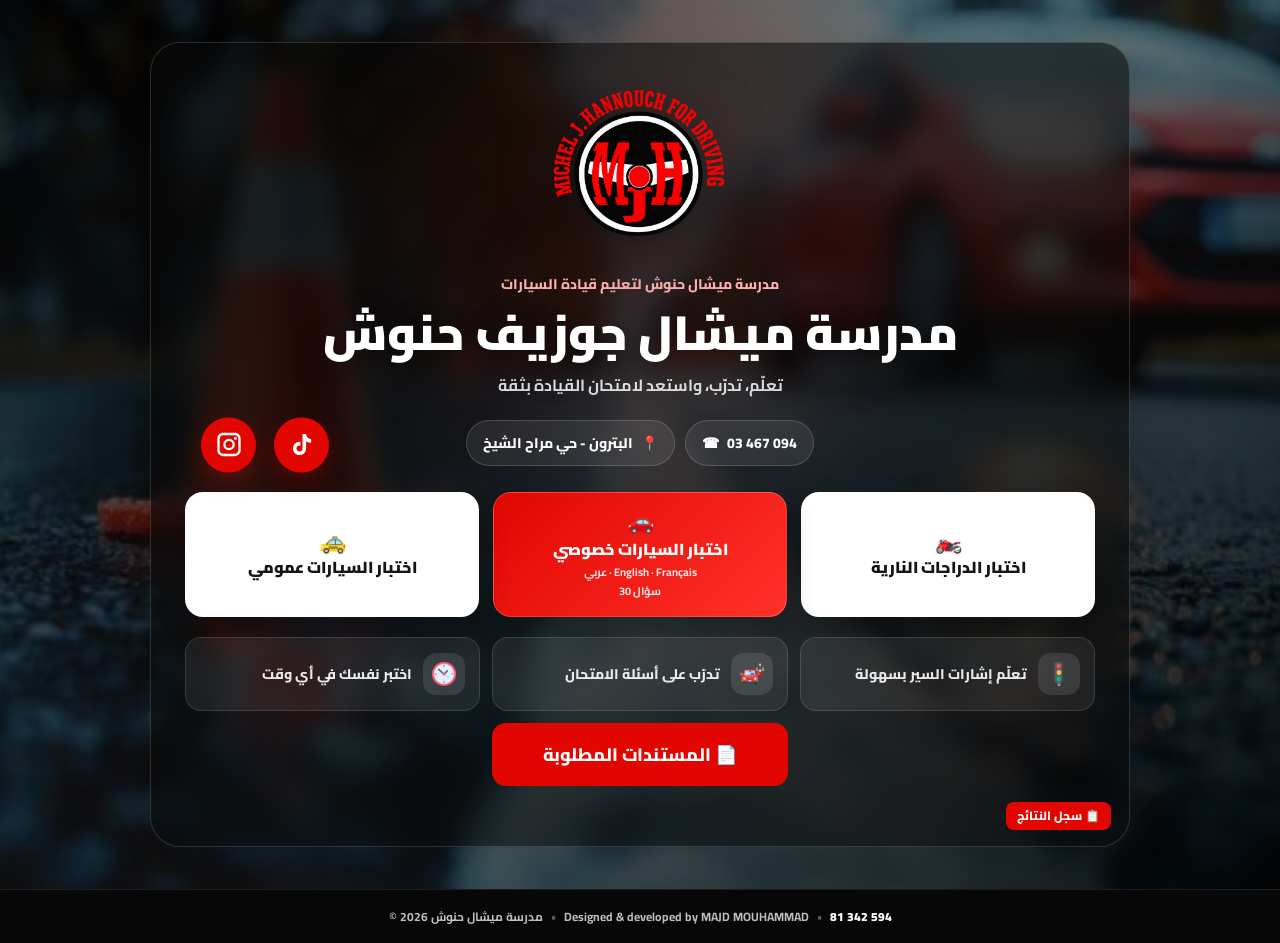
<file: index.html>
<!doctype html>
<html lang="ar" dir="rtl">

<head>

  <meta charset="utf-8" />

  <meta
    name="viewport"
    content="width=device-width, initial-scale=1"
  />

  <meta
    name="format-detection"
    content="telephone=no"
  />

  <meta
    name="theme-color"
    content="#090909"
  />

  <meta
    name="description"
    content="مدرسة ميشال جوزيف حنوش لتعليم قيادة السيارات والتحضير لامتحان السوق."
  />

  <title>
    مدرسة ميشال جوزيف حنوش
  </title>


  <!-- GOOGLE FONT -->

  <link
    rel="preconnect"
    href="https://fonts.googleapis.com"
  />

  <link
    rel="preconnect"
    href="https://fonts.gstatic.com"
    crossorigin
  />

  <link
    href="https://fonts.googleapis.com/css2?family=Cairo:wght@400;600;700;800;900&display=swap"
    rel="stylesheet"
  />


  <!-- WEBSITE LOGO -->

  <link
    rel="icon"
    type="image/png"
    href="assets/michologo.png"
  />


  <!-- MAIN CSS -->

  <link
    rel="stylesheet"
    href="style.css"
  />

</head>


<body class="landing-body">


  <!-- ========================================= -->
  <!-- MAIN PAGE -->
  <!-- ========================================= -->

  <main class="landing-hero">


    <section
      class="glass"
      aria-label="مدرسة ميشال جوزيف حنوش"
    >



      <!-- ===================================== -->
      <!-- SCHOOL LOGO -->
      <!-- ===================================== -->

      <img
        class="school-logo"
        src="assets/michologo.png"
        alt="شعار مدرسة ميشال حنوش لتعليم القيادة"
      />



      <!-- ===================================== -->
      <!-- SOCIAL MEDIA -->
      <!-- ===================================== -->

      <div class="social-links">


        <!-- INSTAGRAM -->

        <a
          href="https://www.instagram.com/michelhannouch_driving_school?stkn=MThzY3VxeHUxZDRkMA=="
          target="_blank"
          rel="noopener noreferrer"
          class="social-icon"
          aria-label="Instagram"
        >

          <svg
            viewBox="0 0 24 24"
            aria-hidden="true"
          >

            <path
              fill="currentColor"
              d="M7 2C4.24 2 2 4.24 2 7v10c0 2.76 2.24 5 5 5h10c2.76 0 5-2.24 5-5V7c0-2.76-2.24-5-5-5H7zm10 2c1.66 0 3 1.34 3 3v10c0 1.66-1.34 3-3 3H7c-1.66 0-3-1.34-3-3V7c0-1.66 1.34-3 3-3h10zm-5 3a5 5 0 100 10 5 5 0 000-10zm0 2a3 3 0 110 6 3 3 0 010-6zm5.5-3.5a1.25 1.25 0 100 2.5 1.25 1.25 0 000-2.5z"
            />

          </svg>

        </a>


        <!-- TIKTOK -->

        <a
          href="https://www.tiktok.com/@michelhannouch4?_r=1&_t=ZS-99Z9Zf9BLDs"
          target="_blank"
          rel="noopener noreferrer"
          class="social-icon"
          aria-label="TikTok"
        >

          <svg
            viewBox="0 0 24 24"
            aria-hidden="true"
          >

            <path
              fill="currentColor"
              d="M16.6 5.82A4.28 4.28 0 0115.54 3h-3.09v12.4a2.59 2.59 0 11-2.59-2.59c.27 0 .53.04.77.12V9.78a5.7 5.7 0 00-.77-.05 5.68 5.68 0 105.68 5.67V9.11a7.35 7.35 0 004.3 1.38V7.4a4.3 4.3 0 01-3.24-1.58z"
            />

          </svg>

        </a>


      </div>



      <!-- ===================================== -->
      <!-- SCHOOL INFORMATION -->
      <!-- ===================================== -->

      <p class="brand-kicker">

        مدرسة ميشال حنوش لتعليم قيادة السيارات

      </p>


      <h1 class="landing-title">

        مدرسة ميشال جوزيف حنوش

      </h1>


      <p class="landing-subtitle">

        تعلّم، تدرّب، واستعد لامتحان القيادة بثقة

      </p>



      <!-- ===================================== -->
      <!-- CONTACT INFORMATION -->
      <!-- ===================================== -->

      <div
        class="contact-row"
        aria-label="معلومات الاتصال"
      >


        <!-- PHONE -->

        <a
          class="contact-chip phone-line"
          href="tel:+9613467094"
          aria-label="اتصل على 03 467 094"
        >

          <span aria-hidden="true">
            ☎
          </span>

          <span>
            03 467 094
          </span>

        </a>



        <!-- LOCATION -->

        <a
          class="contact-chip"
          href="https://www.google.com/maps/place/34%C2%B015'18.9%22N+35%C2%B039'46.2%22E/@34.255515,35.6604853,17z/data=!4m4!3m3!8m2!3d34.255249!4d35.6628456?hl=en&entry=ttu&g_ep=EgoyMDI2MDkwMi4wIKXMDSoASAFQAw%3D%3D"
          target="_blank"
          rel="noopener noreferrer"
        >

          <span aria-hidden="true">
            📍
          </span>

          <span>
            البترون - حي مراح الشيخ
          </span>

        </a>


      </div>



      <!-- ===================================== -->
      <!-- DRIVING TESTS -->
      <!-- ===================================== -->

      <div
        class="landing-actions"
        aria-label="اختبارات القيادة"
      >



        <!-- ================================= -->
        <!-- MOTORCYCLE TEST -->
        <!-- ================================= -->

        <a
          class="landing-btn"
          href="quiz.html"
        >

          <span
            class="btn-icon"
            aria-hidden="true"
          >
            🏍️
          </span>

          <span>
            اختبار الدراجات النارية
          </span>

        </a>



        <!-- ================================= -->
        <!-- PRIVATE CAR TEST -->
        <!-- ================================= -->

        <a
          class="landing-btn featured"
          href="car_quiz.html"
        >


          <span
            class="btn-icon"
            aria-hidden="true"
          >
            🚗
          </span>


          <span>
            اختبار السيارات خصوصي
          </span>


          <span class="btn-note">
            عربي · English · Français
          </span>


          <span class="btn-note">
            30 سؤال 
          </span>


        </a>



        <!-- ================================= -->
        <!-- PUBLIC CAR TEST -->
        <!-- ================================= -->

        <a
          class="landing-btn"
          href="red_quiz.html"
        >

          <span
            class="btn-icon"
            aria-hidden="true"
          >
            🚕
          </span>

          <span>
            اختبار السيارات عمومي
          </span>

        </a>


      </div>



      <!-- ===================================== -->
      <!-- FEATURES -->
      <!-- ===================================== -->

      <div class="feature-grid">



        <!-- TRAFFIC SIGNS -->

        <div class="feature-card">

          <div class="feature-badge">

            <img
              src="assets/icons/traffic.png"
              class="feature-icon"
              alt=""
            />

          </div>


          <p class="feature-text">

            تعلّم إشارات السير بسهولة

          </p>

        </div>



        <!-- EXAM QUESTIONS -->

        <div class="feature-card">

          <div class="feature-badge">

            <img
              src="assets/icons/moto-car.png"
              class="feature-icon"
              alt=""
            />

          </div>


          <p class="feature-text">

            تدرّب على أسئلة الامتحان

          </p>

        </div>



        <!-- TIME -->

        <div class="feature-card">

          <div class="feature-badge">

            <img
              src="assets/icons/clock1.png"
              class="feature-icon"
              alt=""
            />

          </div>


          <p class="feature-text">

            اختبر نفسك في أي وقت

          </p>

        </div>



        <!-- ================================= -->
        <!-- REQUIRED DOCUMENTS -->
        <!-- ================================= -->

        <a
          href="documents.html"
          class="docs-btn"
        >

          📄 المستندات المطلوبة

        </a>


      </div>



      <!-- ===================================== -->
      <!-- SMALL HISTORY BUTTON -->
      <!-- BOTTOM RIGHT CORNER -->
      <!-- ===================================== -->

      <a
        href="history.html"
        class="history-small-btn"
        aria-label="سجل نتائج الاختبارات"
      >

        📋 سجل النتائج

      </a>


    </section>


  </main>



  <!-- ========================================= -->
  <!-- FOOTER -->
  <!-- ========================================= -->

  <footer
    class="site-footer landing-footer"
  >


    <span>

      © 2026 مدرسة ميشال حنوش

    </span>


    <span class="footer-separator">

      •

    </span>


    <span>

      Designed & developed by MAJD MOUHAMMAD

    </span>


    <span class="footer-separator">

      •

    </span>


    <a
      class="phone-line"
      href="tel:+96181342594"
    >

      81 342 594

    </a>


  </footer>


</body>

</html>
</file>
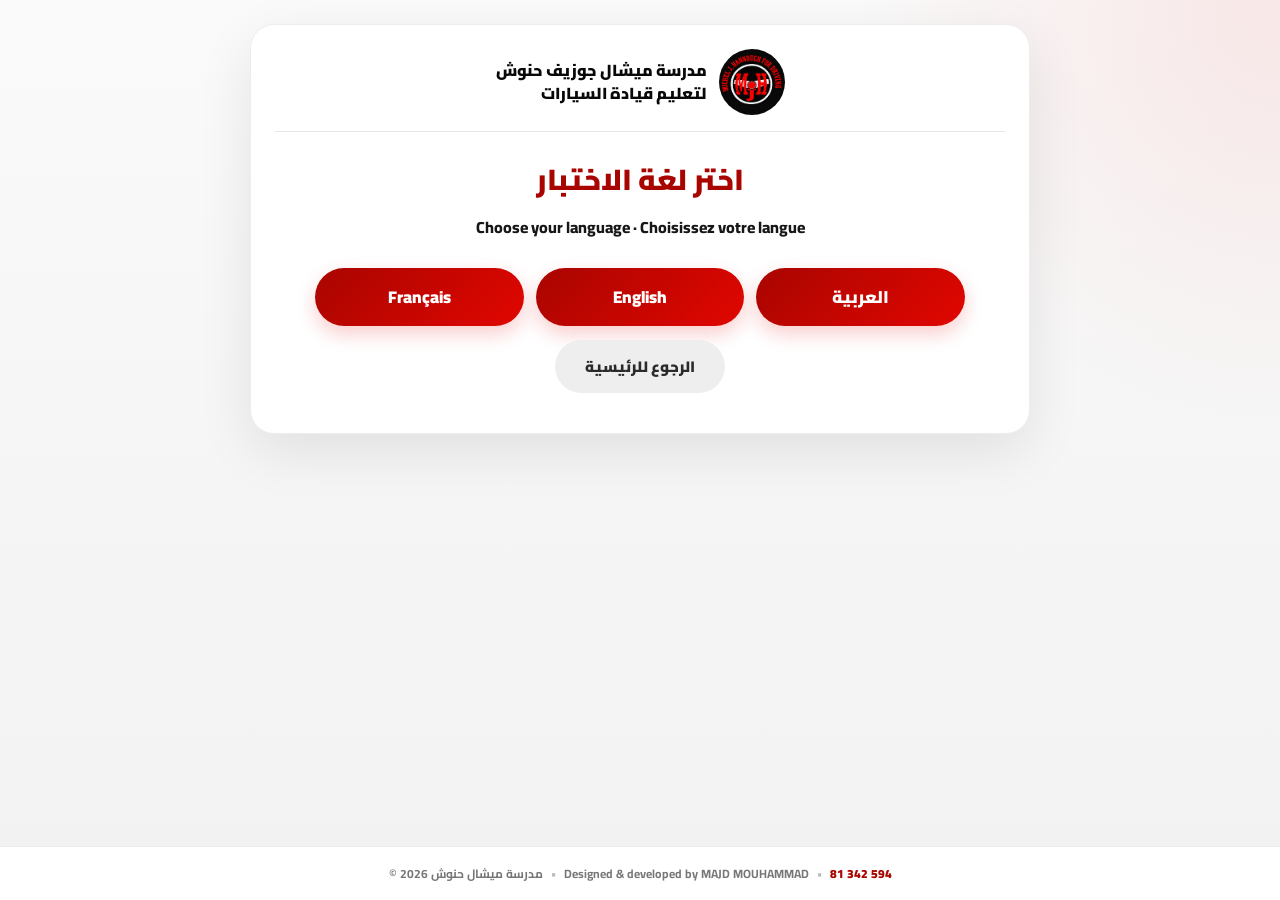
<file: car_quiz.html>
<!doctype html>
<html lang="ar" dir="rtl">

<head>
  <meta charset="utf-8">

  <meta name="viewport"
        content="width=device-width, initial-scale=1">

  <meta name="theme-color"
        content="#e10600">

  <title>اختبار قيادة السيارات خصوصي | مدرسة ميشال حنوش</title>

  <!-- Google Font -->
  <link rel="preconnect"
        href="https://fonts.googleapis.com">

  <link rel="preconnect"
        href="https://fonts.gstatic.com"
        crossorigin>

  <link
    href="https://fonts.googleapis.com/css2?family=Cairo:wght@400;600;700;800;900&display=swap"
    rel="stylesheet"
  >

  <!-- Logo -->
  <link rel="icon"
        type="image/png"
        href="assets/michologo.png">

  <!-- Main CSS -->
  <link rel="stylesheet"
        href="style.css">


  <!-- TIMER CSS -->
  <style>

    .quiz-timer-container {
      display: flex;
      justify-content: center;
      align-items: center;

      margin: 15px 0 20px;
    }


    .quiz-timer {
      display: flex;
      align-items: center;
      justify-content: center;

      gap: 8px;

      min-width: 135px;

      padding: 10px 22px;

      background: #e10600;

      color: white;

      border-radius: 30px;

      font-family: "Cairo", sans-serif;

      font-size: 22px;

      font-weight: 900;

      box-shadow:
        0 5px 18px rgba(225, 6, 0, 0.30);

      transition: 0.3s;
    }


    .quiz-timer-icon {
      font-size: 21px;
    }


    #quizTimer {
      direction: ltr;
      font-variant-numeric: tabular-nums;
    }


    /* LAST 2 MINUTES */

    .quiz-timer.warning {
      background: #ff8c00;

      animation:
        timerPulse 1s infinite;
    }


    /* LAST MINUTE */

    .quiz-timer.danger {
      background: #c40000;

      animation:
        timerPulse 0.6s infinite;
    }


    @keyframes timerPulse {

      0% {
        transform: scale(1);
      }

      50% {
        transform: scale(1.06);
      }

      100% {
        transform: scale(1);
      }

    }


    @media (max-width: 600px) {

      .quiz-timer {
        min-width: 120px;

        padding: 8px 18px;

        font-size: 19px;
      }

    }

  </style>

</head>


<body>


  <main class="page">


    <section class="card">


      <!-- ================================= -->
      <!-- SCHOOL LOGO -->
      <!-- ================================= -->

      <div class="quiz-brand">

        <img
          class="quiz-brand-logo"
          src="assets/michologo.png"
          alt="شعار مدرسة ميشال حنوش"
        >

        <p class="quiz-brand-name">

          مدرسة ميشال جوزيف حنوش

          <br>

          لتعليم قيادة السيارات

        </p>

      </div>



      <!-- ================================= -->
      <!-- LANGUAGE SELECTION -->
      <!-- ================================= -->

      <div
        id="languageView"
        class="language-view"
      >


        <div class="header">

          <h1 class="title small">

            اختر لغة الاختبار

          </h1>


          <div class="sub">

            Choose your language
            ·
            Choisissez votre langue

          </div>

        </div>



        <div class="language-actions">


          <!-- ARABIC -->

          <button
            type="button"
            class="btn btn-primary language-btn"
            data-lang="ar"
          >

            العربية

          </button>



          <!-- ENGLISH -->

          <button
            type="button"
            class="btn btn-primary language-btn"
            data-lang="en"
          >

            English

          </button>



          <!-- FRENCH -->

          <button
            type="button"
            class="btn btn-primary language-btn"
            data-lang="fr"
          >

            Français

          </button>


        </div>



        <div class="results-actions language-home-action">


          <button
            type="button"
            id="languageHomeBtn"
            class="btn btn-secondary"
          >

            الرجوع للرئيسية

          </button>


        </div>


      </div>



      <!-- ================================= -->
      <!-- ACTUAL QUIZ -->
      <!-- ================================= -->

      <div
        id="quizView"
        class="hidden"
      >


        <!-- QUIZ HEADER -->

        <div class="header">


          <h1
            id="quizTitle"
            class="title small"
          >

            اختبار قيادة السيارات خصوصي

          </h1>


          <div
            id="userName"
            class="sub user-name"
          >

            مدرسة ميشال جوزيف حنوش

          </div>


          <div
            id="userPhone"
            class="sub user-phone"
          >

            03 467 094

          </div>


        </div>



        <!-- ================================= -->
        <!-- LIVE 15 MINUTE TIMER -->
        <!-- ================================= -->

        <div class="quiz-timer-container">


          <div
            id="quizTimerBox"
            class="quiz-timer"
          >


            <span
              class="quiz-timer-icon"
              aria-hidden="true"
            >

              ⏱

            </span>


            <span id="quizTimer">

              15:00

            </span>


          </div>


        </div>



        <!-- ================================= -->
        <!-- QUESTION NUMBER -->
        <!-- ================================= -->

        <div
          id="qCounterTop"
          class="counter-top"
        >

          السؤال 1 من 30

        </div>



        <!-- ================================= -->
        <!-- PROGRESS BAR -->
        <!-- ================================= -->

        <div
          id="progress"
          class="progress"
        ></div>



        <!-- ================================= -->
        <!-- QUESTION -->
        <!-- ================================= -->

        <div class="qbox">


          <!-- QUESTION IMAGE -->

          <img
            id="qImg"
            class="qimg hidden"
            alt="question image"
          >


          <!-- QUESTION TEXT -->

          <div
            id="qText"
            class="question"
          ></div>


        </div>



        <!-- ================================= -->
        <!-- ANSWER CHOICES -->
        <!-- ================================= -->

        <div
          id="choices"
          class="choices"
        ></div>



        <!-- ================================= -->
        <!-- FEEDBACK -->
        <!-- ================================= -->

        <div
          id="feedback"
          class="feedback hidden"
        ></div>



        <!-- ================================= -->
        <!-- QUIZ BUTTONS -->
        <!-- ================================= -->

        <div class="actions">


          <!-- CONFIRM -->

          <button
            type="button"
            id="confirmBtn"
            class="btn btn-secondary"
            disabled
          >

            تأكيد الإجابة

          </button>



          <!-- NEXT -->

          <button
            type="button"
            id="nextBtn"
            class="btn btn-primary"
            disabled
          >

            السؤال التالي

          </button>


        </div>


      </div>



      <!-- ================================= -->
      <!-- RESULTS -->
      <!-- ================================= -->

      <div
        id="resultsView"
        class="hidden"
      >


        <div class="header">


          <h1
            id="resultTitle"
            class="title small"
          >

            النتيجة

          </h1>


          <div
            id="resultUser"
            class="sub"
          ></div>


        </div>



        <!-- SCORE -->

        <div
          id="scoreBox"
          class="score-box"
        ></div>



        <!-- RESULT BUTTONS -->

        <div class="results-actions">


          <!-- RETRY -->

          <button
            type="button"
            id="retryBtn"
            class="btn btn-primary"
          >

            إعادة اختبار (30 سؤال)

          </button>



          <!-- CHANGE LANGUAGE -->

          <button
            type="button"
            id="changeLangBtn"
            class="btn btn-secondary"
          >

            تغيير اللغة

          </button>



          <!-- HOME -->

          <button
            type="button"
            id="homeBtn"
            class="btn btn-secondary"
          >

            الرجوع للرئيسية

          </button>


        </div>



        <!-- ================================= -->
        <!-- ANSWER REVIEW -->
        <!-- ================================= -->

        <div
          id="reviewList"
          class="review-list"
        ></div>


      </div>


    </section>


  </main>



  <!-- ================================= -->
  <!-- FOOTER -->
  <!-- ================================= -->

  <footer class="site-footer">


    <span>

      © 2026 مدرسة ميشال حنوش

    </span>


    <span class="footer-separator">

      •

    </span>


    <span>

      Designed & developed by MAJD MOUHAMMAD

    </span>


    <span class="footer-separator">

      •

    </span>


    <a
      class="phone-line"
      href="tel:+96181342594"
    >

      81 342 594

    </a>


  </footer>



  <!-- ================================= -->
  <!-- CAR QUIZ JAVASCRIPT -->
  <!-- ================================= -->

  <script src="car_app.js"></script>


</body>

</html>
</file>
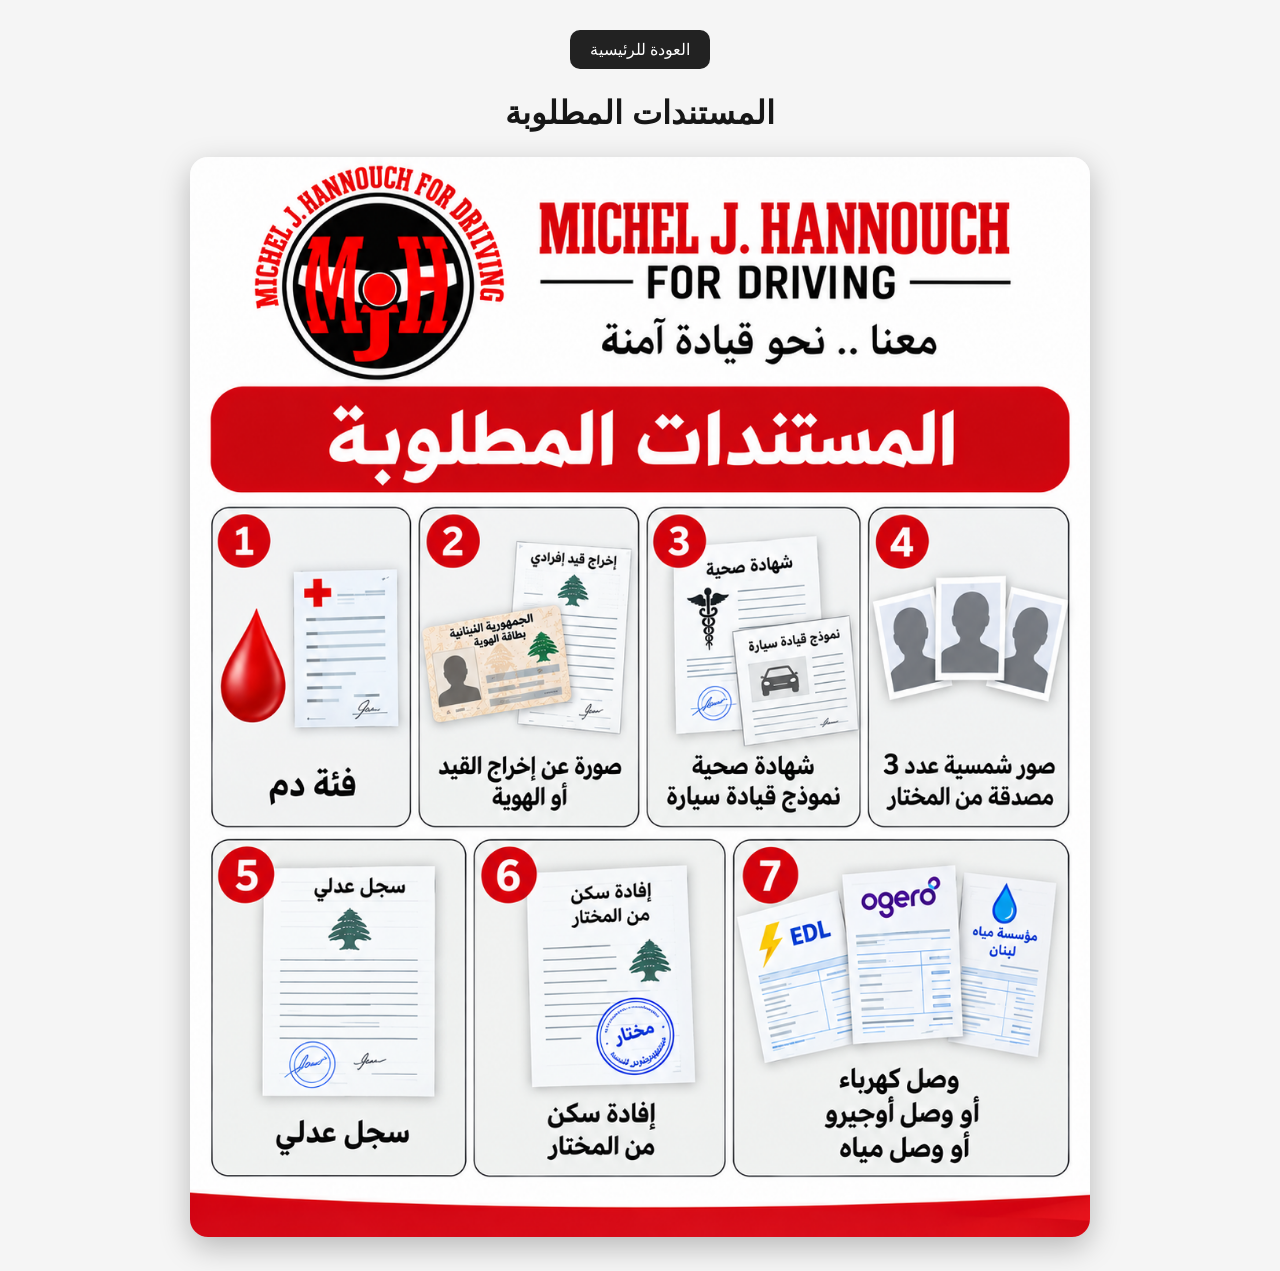
<file: documents.html>
<!DOCTYPE html>
<html lang="ar" dir="rtl">
<head>
  <meta charset="UTF-8">
  <meta name="viewport" content="width=device-width, initial-scale=1.0">

  <title>المستندات المطلوبة | مدرسة ميشال حنوش</title>

  <link rel="icon" type="image/png" href="assets/michologo.png">
  <link rel="stylesheet" href="style.css">
</head>

<body>

  <main class="documents-page">

    <a href="index.html" class="back-btn">العودة للرئيسية</a>

    <h1>المستندات المطلوبة</h1>

    <img
      src="assets/documents-required.png"
      alt="المستندات المطلوبة للتسجيل"
      class="documents-image"
    >

  </main>

</body>
</html>
</file>
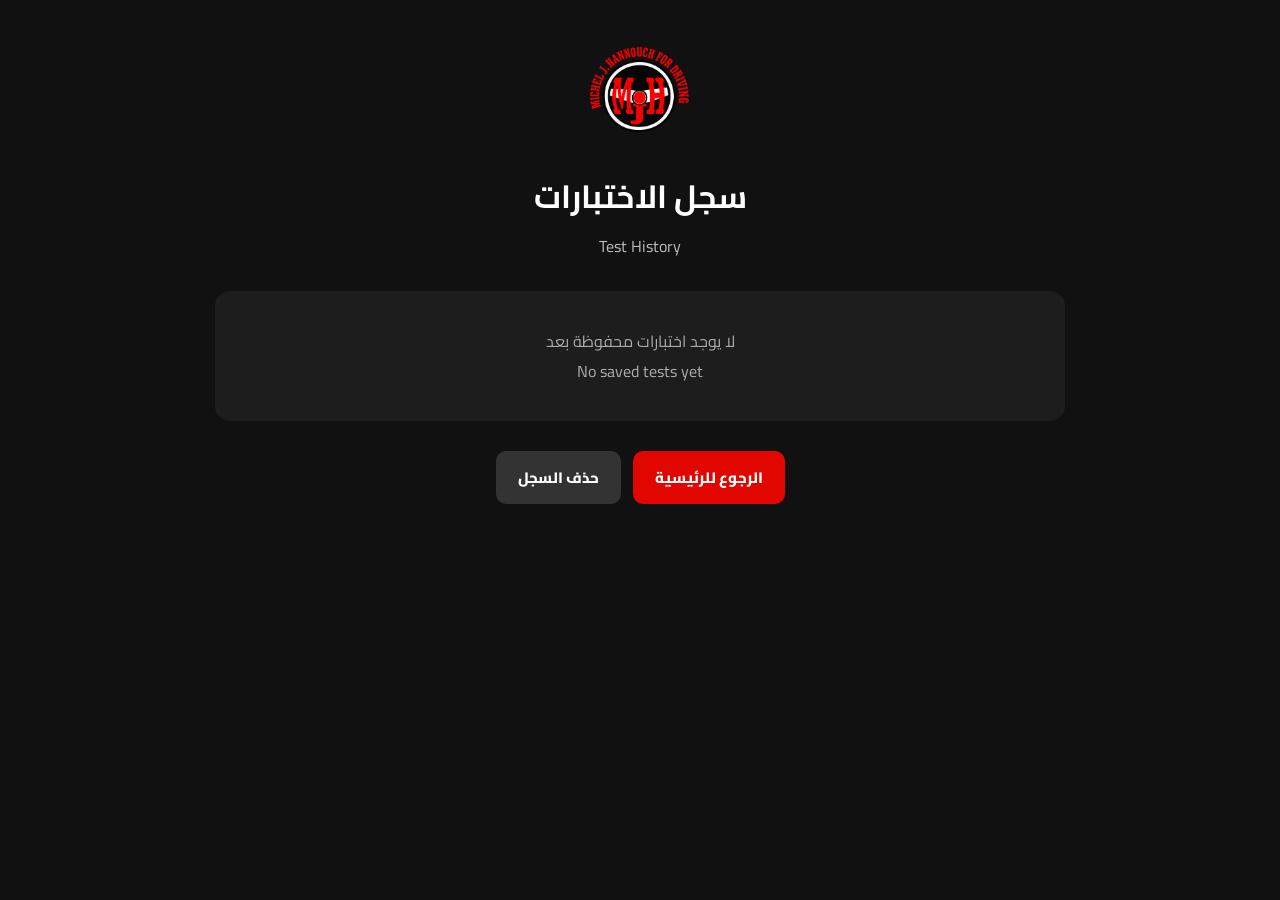
<file: history.html>
<!doctype html>

<html lang="ar" dir="rtl">

<head>

  <meta charset="utf-8">

  <meta
    name="viewport"
    content="width=device-width, initial-scale=1"
  >

  <title>
    سجل الاختبارات | مدرسة ميشال حنوش
  </title>

  <link
    rel="icon"
    type="image/png"
    href="assets/michologo.png"
  >

  <link
    rel="preconnect"
    href="https://fonts.googleapis.com"
  >

  <link
    rel="preconnect"
    href="https://fonts.gstatic.com"
    crossorigin
  >

  <link
    href="https://fonts.googleapis.com/css2?family=Cairo:wght@400;600;700;800;900&display=swap"
    rel="stylesheet"
  >


  <style>

    * {
      box-sizing: border-box;
    }

    body {
      margin: 0;

      font-family:
        "Cairo",
        sans-serif;

      background: #111;

      color: white;

      min-height: 100vh;
    }


    .history-page {
      width: 92%;

      max-width: 850px;

      margin: auto;

      padding: 40px 0;
    }


    .logo {
      display: block;

      width: 110px;

      margin:
        0 auto
        15px;
    }


    h1 {
      text-align: center;

      margin-bottom: 5px;
    }


    .subtitle {
      text-align: center;

      color: #bbb;

      margin-bottom: 30px;
    }


    .history-item {
      background: #1d1d1d;

      border:
        1px solid
        #333;

      border-radius: 15px;

      padding: 18px;

      margin-bottom: 15px;
    }


    .history-top {
      display: flex;

      justify-content:
        space-between;

      align-items:
        center;

      gap: 10px;

      margin-bottom: 12px;
    }


    .history-date {
      color: #aaa;

      font-size: 14px;
    }


    .score {
      font-size: 25px;

      font-weight: 900;
    }


    .passed {
      color: #28c76f;

      font-weight: 800;
    }


    .failed {
      color: #ff4d4d;

      font-weight: 800;
    }


    .language {
      margin-top: 5px;

      color: #ddd;
    }


    .buttons {
      display: flex;

      justify-content: center;

      gap: 12px;

      flex-wrap: wrap;

      margin-top: 30px;
    }


    .btn {
      border: none;

      border-radius: 10px;

      padding:
        12px 22px;

      font-family:
        "Cairo",
        sans-serif;

      font-weight: 800;

      font-size: 15px;

      cursor: pointer;

      text-decoration: none;
    }


    .home-btn {
      background: #e10600;

      color: white;
    }


    .clear-btn {
      background: #333;

      color: white;
    }


    .empty {
      text-align: center;

      background: #1d1d1d;

      padding: 35px;

      border-radius: 15px;

      color: #aaa;
    }

  </style>

</head>


<body>


  <main class="history-page">


    <img
      class="logo"
      src="assets/michologo.png"
      alt="Michel Hanouch Driving School"
    >


    <h1>
      سجل الاختبارات
    </h1>


    <div class="subtitle">
      Test History
    </div>


    <div id="historyList"></div>


    <div class="buttons">


      <a
        href="index.html"
        class="btn home-btn"
      >
        الرجوع للرئيسية
      </a>


      <button
        id="clearHistory"
        class="btn clear-btn"
      >
        حذف السجل
      </button>


    </div>


  </main>



<script>

const historyList =
  document.getElementById(
    "historyList"
  );


function languageName(lang) {

  if (lang === "ar") {
    return "العربية";
  }

  if (lang === "en") {
    return "English";
  }

  if (lang === "fr") {
    return "Français";
  }

  return lang;
}



function showHistory() {

  const history =
    JSON.parse(
      localStorage.getItem(
        "car_test_history"
      ) || "[]"
    );


  historyList.innerHTML = "";


  if (history.length === 0) {

    historyList.innerHTML = `

      <div class="empty">

        لا يوجد اختبارات محفوظة بعد

        <br>

        No saved tests yet

      </div>

    `;

    return;
  }



  history.forEach(
    (test) => {


      const item =
        document.createElement(
          "div"
        );


      item.className =
        "history-item";


      item.innerHTML = `

        <div class="history-top">

          <div>

            <div class="score">

              ${test.score}
              /
              ${test.total}

            </div>

            <div
              class="${
                test.passed
                  ? "passed"
                  : "failed"
              }"
            >

              ${
                test.passed
                  ? "✓ ناجح - PASSED"
                  : "✗ راسب - FAILED"
              }

            </div>

          </div>


          <div class="history-date">

            ${test.date}

          </div>

        </div>


        <div class="language">

          اللغة / Language:
          <strong>
            ${languageName(test.language)}
          </strong>

        </div>

      `;


      historyList.appendChild(
        item
      );

    }
  );
}



document
  .getElementById(
    "clearHistory"
  )
  .addEventListener(
    "click",
    () => {


      const yes =
        confirm(
          "هل تريد حذف جميع نتائج الاختبارات؟"
        );


      if (!yes) {
        return;
      }


      localStorage.removeItem(
        "car_test_history"
      );


      showHistory();

    }
  );


showHistory();

</script>


</body>

</html>
</file>
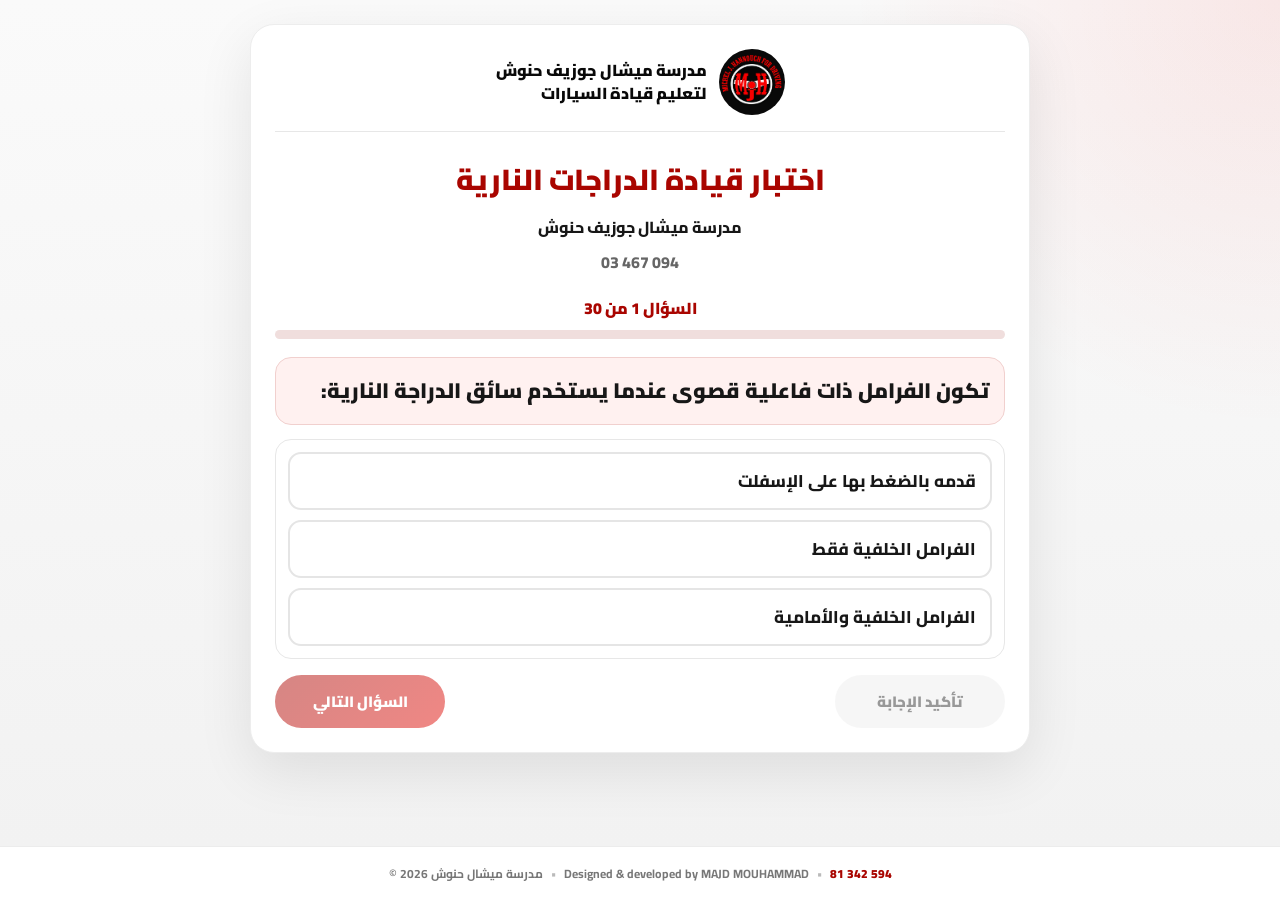
<file: quiz.html>
<!doctype html>
<html lang="ar" dir="rtl">
<head>
  <meta http-equiv="Cache-Control" content="no-store, no-cache, must-revalidate, max-age=0" />
  <meta http-equiv="Pragma" content="no-cache" />
  <meta http-equiv="Expires" content="0" />
  <meta charset="utf-8" />
  <meta name="viewport" content="width=device-width, initial-scale=1" />
  <meta name="theme-color" content="#e10600" />
  <title>اختبار الدراجات النارية | مدرسة ميشال حنوش</title>
  <link rel="preconnect" href="https://fonts.googleapis.com" />
  <link rel="preconnect" href="https://fonts.gstatic.com" crossorigin />
  <link href="https://fonts.googleapis.com/css2?family=Cairo:wght@400;600;700;800;900&display=swap" rel="stylesheet" />
  <link rel="icon" type="image/png" href="assets/michologo.png" />
  <link rel="stylesheet" href="style.css" />
</head>
<body>
  <main class="page">
    <section class="card">
      <div class="quiz-brand">
        <img class="quiz-brand-logo" src="assets/michologo.png" alt="شعار مدرسة ميشال حنوش" />
        <p class="quiz-brand-name">مدرسة ميشال جوزيف حنوش<br />لتعليم قيادة السيارات</p>
      </div>

      <div id="quizView">
        <div class="header">
          <h1 class="title small">اختبار قيادة الدراجات النارية</h1>
          <div id="userName" class="sub user-name"></div>
          <div id="userPhone" class="sub user-phone"></div>
        </div>
        <div id="qCounterTop" class="counter-top"></div>
        <div id="progress" class="progress"></div>
        <div class="qbox">
          <img id="qImg" class="qimg hidden" alt="صورة السؤال" />
          <div id="qText" class="question"></div>
        </div>
        <div id="choices" class="choices"></div>
        <div id="feedback" class="feedback hidden"></div>
        <div class="actions">
          <button id="confirmBtn" class="btn btn-secondary" disabled>تأكيد الإجابة</button>
          <button id="nextBtn" class="btn btn-primary" disabled>السؤال التالي</button>
        </div>
      </div>

      <div id="resultsView" class="hidden">
        <div class="header">
          <h1 class="title small">النتيجة</h1>
          <div id="resultUser" class="sub"></div>
        </div>
        <div id="scoreBox" class="score-box"></div>
        <div class="results-actions">
          <button id="retryBtn" class="btn btn-primary">إعادة اختبار (30 سؤال)</button>
          <button id="homeBtn" class="btn btn-secondary">الرجوع للرئيسية</button>
        </div>
        <div id="reviewList" class="review-list"></div>
      </div>
    </section>
  </main>

  <footer class="site-footer">
    <span>© 2026 مدرسة ميشال حنوش</span><span class="footer-separator">•</span>
    <span>Designed & developed by MAJD MOUHAMMAD</span><span class="footer-separator">•</span>
    <a class="phone-line" href="tel:+96181342594">81 342 594</a>
  </footer>

  <script>
    (function () {
      var s = document.createElement("script");
      s.src = "app.js?v=" + Date.now();
      document.body.appendChild(s);
    })();
  </script>
</body>
</html>
</file>
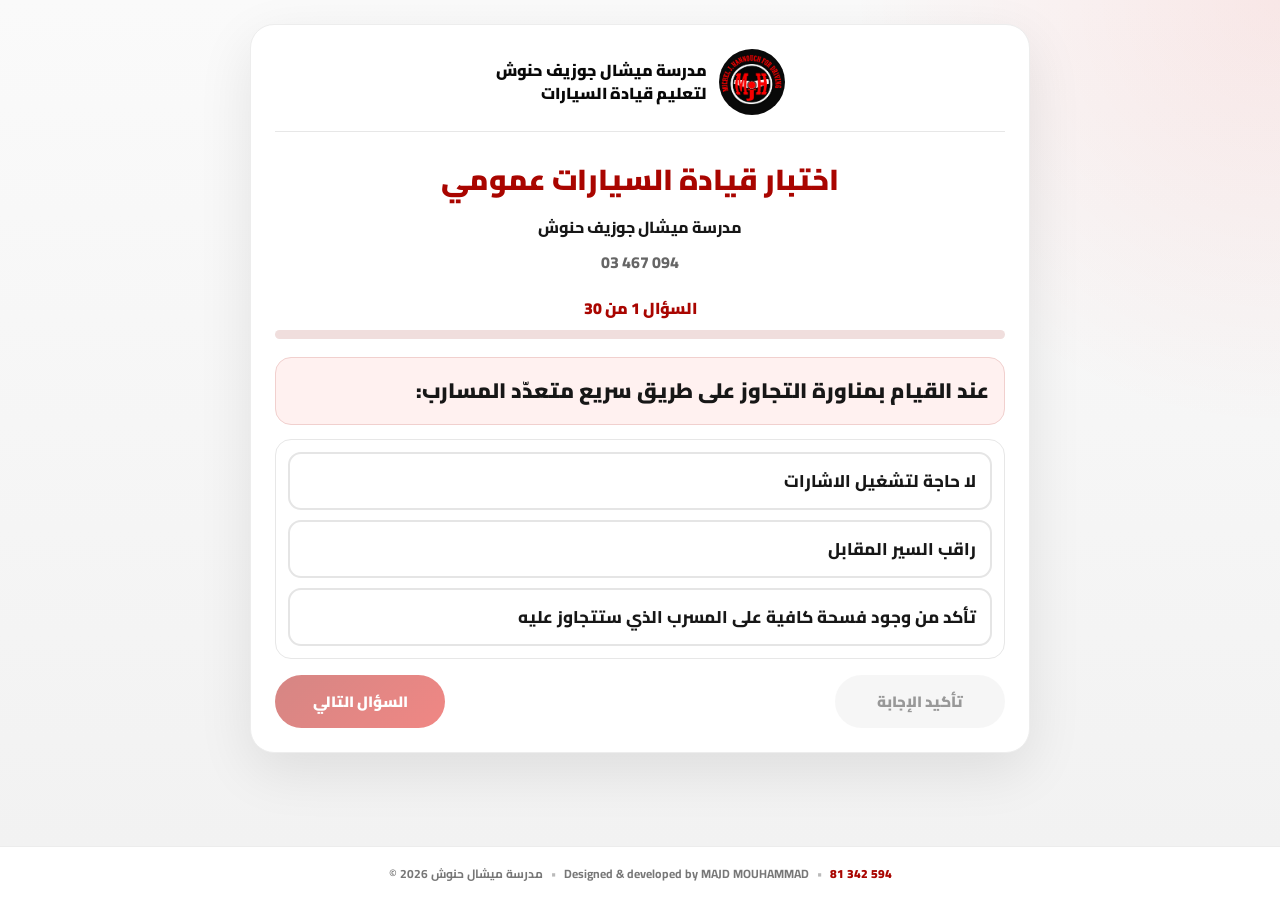
<file: red_quiz.html>
<!doctype html>
<html lang="ar" dir="rtl">
<head>
  <meta charset="utf-8" />
  <meta name="viewport" content="width=device-width, initial-scale=1" />
  <meta name="theme-color" content="#e10600" />
  <title>اختبار السيارات عمومي | مدرسة ميشال حنوش</title>
  <link rel="preconnect" href="https://fonts.googleapis.com" />
  <link rel="preconnect" href="https://fonts.gstatic.com" crossorigin />
  <link href="https://fonts.googleapis.com/css2?family=Cairo:wght@400;600;700;800;900&display=swap" rel="stylesheet" />
  <link rel="icon" type="image/png" href="assets/michologo.png" />
  <link rel="stylesheet" href="style.css" />
</head>
<body>
  <main class="page">
    <section class="card">
      <div class="quiz-brand">
        <img class="quiz-brand-logo" src="assets/michologo.png" alt="شعار مدرسة ميشال حنوش" />
        <p class="quiz-brand-name">مدرسة ميشال جوزيف حنوش<br />لتعليم قيادة السيارات</p>
      </div>

      <div id="quizView">
        <div class="header">
          <h1 class="title small">اختبار قيادة السيارات عمومي</h1>
          <div id="userName" class="sub user-name"></div>
          <div id="userPhone" class="sub user-phone"></div>
        </div>
        <div id="qCounterTop" class="counter-top"></div>
        <div id="progress" class="progress"></div>
        <div class="qbox">
          <img id="qImg" class="qimg hidden" alt="صورة السؤال" />
          <div id="qText" class="question"></div>
        </div>
        <div id="choices" class="choices"></div>
        <div id="feedback" class="feedback hidden"></div>
        <div class="actions">
          <button id="confirmBtn" class="btn btn-secondary" disabled>تأكيد الإجابة</button>
          <button id="nextBtn" class="btn btn-primary" disabled>السؤال التالي</button>
        </div>
      </div>

      <div id="resultsView" class="hidden">
        <div class="header">
          <h1 class="title small">النتيجة</h1>
          <div id="resultUser" class="sub"></div>
        </div>
        <div id="scoreBox" class="score-box"></div>
        <div class="results-actions">
          <button id="retryBtn" class="btn btn-primary">إعادة اختبار (30 سؤال)</button>
          <button id="homeBtn" class="btn btn-secondary">الرجوع للرئيسية</button>
        </div>
        <div id="reviewList" class="review-list"></div>
      </div>
    </section>
  </main>

  <footer class="site-footer">
    <span>© 2026 مدرسة ميشال حنوش</span><span class="footer-separator">•</span>
    <span>Designed & developed by MAJD MOUHAMMAD</span><span class="footer-separator">•</span>
    <a class="phone-line" href="tel:+96181342594">81 342 594</a>
  </footer>

  <script src="red_app.js"></script>
</body>
</html>
</file>
<file: style.css>
/* =========================================================
   MICHEL HANOUCH DRIVING SCHOOL
   MAIN STYLE.CSS
========================================================= */


/* =========================================================
   ROOT COLORS
========================================================= */

:root {
  --bg: #f5f5f5;
  --card: #ffffff;

  --text: #171717;
  --muted: #666666;

  --brand: #e10600;
  --brand-dark: #a90500;
  --brand-soft: #fff1f0;

  --black: #090909;

  --border: #e7e7e7;

  --ok-bg: #e8f8ee;
  --ok-bd: #1e9b52;

  --bad-bg: #fff0f0;
  --bad-bd: #dc3131;

  --shadow:
    0 22px 60px
    rgba(0, 0, 0, 0.18);
}


/* =========================================================
   GENERAL
========================================================= */

* {
  box-sizing: border-box;
}


html {
  min-height: 100%;

  -webkit-text-size-adjust: 100%;
}


body {
  min-height: 100vh;

  margin: 0;

  display: flex;

  flex-direction: column;

  overflow-x: hidden;

  font-family:
    "Cairo",
    Tahoma,
    Arial,
    sans-serif;

  color: var(--text);

  background: var(--bg);
}


button,
a,
.choice {
  touch-action: manipulation;

  -webkit-tap-highlight-color:
    transparent;
}


a {
  color: inherit;
}


img {
  max-width: 100%;
}


.hidden {
  display: none !important;
}


.phone-line {
  direction: ltr;

  unicode-bidi: isolate;
}



/* =========================================================
   LANDING PAGE
========================================================= */

.landing-body {
  background: var(--black);
}


.landing-hero {
  position: relative;

  min-height:
    calc(100vh - 54px);

  display: grid;

  place-items: center;

  padding: 42px 18px;

  color: #ffffff;

  text-align: center;

  background:
    url("assets/gem.jpeg")
    center 38% / cover
    no-repeat;

  isolation: isolate;
}


/* DARK OVERLAY */

.landing-hero::before {
  content: "";

  position: absolute;

  inset: 0;

  z-index: -2;

  background:
    linear-gradient(
      135deg,
      rgba(0, 0, 0, 0.88),
      rgba(18, 18, 18, 0.54) 48%,
      rgba(0, 0, 0, 0.90)
    );
}


/* RED LIGHT EFFECT */

.landing-hero::after {
  content: "";

  position: absolute;

  inset: 0;

  z-index: -1;

  background:
    radial-gradient(
      circle at 50% 28%,
      rgba(225, 6, 0, 0.22),
      transparent 38%
    );
}



/* =========================================================
   MAIN GLASS BOX
========================================================= */

.glass {
  position: relative;

  width:
    min(980px, 100%);

  padding:
    30px 34px 60px;

  border:
    1px solid
    rgba(255, 255, 255, 0.15);

  border-radius: 30px;

  background:
    rgba(8, 8, 8, 0.56);

  backdrop-filter:
    blur(12px);

  -webkit-backdrop-filter:
    blur(12px);

  box-shadow:
    var(--shadow);
}



/* =========================================================
   SCHOOL LOGO
========================================================= */

.school-logo {
  width:
    clamp(
      126px,
      18vw,
      190px
    );

  aspect-ratio: 1;

  object-fit: contain;

  display: block;

  margin:
    0 auto
    8px;

  filter:
    drop-shadow(
      0 14px 28px
      rgba(0, 0, 0, 0.5)
    );
}



/* =========================================================
   SCHOOL TEXT
========================================================= */

.brand-kicker {
  margin:
    3px 0
    5px;

  font-size: 14px;

  font-weight: 800;

  color: #ffb1ad;
}


.landing-title {
  margin: 0;

  font-size:
    clamp(
      30px,
      5vw,
      48px
    );

  line-height: 1.25;

  font-weight: 900;

  text-shadow:
    0 10px 30px
    rgba(0, 0, 0, 0.55);
}


.landing-subtitle {
  margin:
    8px auto 0;

  max-width: 610px;

  color:
    rgba(
      255,
      255,
      255,
      0.83
    );

  font-size: 16px;

  font-weight: 700;
}



/* =========================================================
   SOCIAL MEDIA
========================================================= */

.social-links {
  position: absolute;

  left: 50px;

  top: 50%;

  transform:
    translateY(-50%);

  display: flex;

  gap: 18px;

  direction: ltr;

  z-index: 10;
}


.social-icon {
  width: 55px;

  height: 55px;

  border-radius: 50%;

  display: flex;

  align-items: center;

  justify-content: center;

  background: #e10600;

  color: white;

  text-decoration: none;

  box-shadow:
    0 8px 22px
    rgba(225, 6, 0, 0.25);

  transition:
    transform 0.3s ease,
    background 0.3s ease;
}


.social-icon svg {
  width: 28px;

  height: 28px;
}


.social-icon:hover {
  background:
    var(--brand-dark);

  transform:
    scale(1.12);
}



/* =========================================================
   CONTACT
========================================================= */

.contact-row {
  display: flex;

  flex-wrap: wrap;

  justify-content: center;

  gap: 10px;

  margin-top: 20px;
}


.contact-chip {
  display: inline-flex;

  align-items: center;

  gap: 8px;

  min-height: 42px;

  padding:
    9px 16px;

  border:
    1px solid
    rgba(255, 255, 255, 0.16);

  border-radius:
    999px;

  background:
    rgba(255, 255, 255, 0.08);

  color: #ffffff;

  text-decoration: none;

  font-size: 14px;

  font-weight: 800;

  transition:
    transform 0.18s ease,
    background 0.18s ease,
    border-color 0.18s ease;
}


.contact-chip:hover {
  transform:
    translateY(-2px);

  background:
    rgba(255, 255, 255, 0.14);

  border-color:
    rgba(255, 255, 255, 0.28);
}



/* =========================================================
   TEST BUTTON GRID
========================================================= */

.landing-actions {
  display: grid;

  grid-template-columns:
    repeat(
      3,
      minmax(0, 1fr)
    );

  gap: 14px;

  margin-top: 26px;

  align-items: stretch;
}



/* =========================================================
   NORMAL TEST BUTTON
========================================================= */

.landing-btn {
  min-height: 90px;

  padding:
    14px 16px;

  display: flex;

  flex-direction: column;

  align-items: center;

  justify-content: center;

  gap: 4px;

  border:
    1px solid
    rgba(255, 255, 255, 0.14);

  border-radius: 18px;

  background: #ffffff;

  color: #151515;

  text-decoration: none;

  font-weight: 900;

  line-height: 1.4;

  box-shadow:
    0 12px 28px
    rgba(0, 0, 0, 0.24);

  transition:
    transform 0.18s ease,
    box-shadow 0.18s ease,
    border-color 0.18s ease;
}


.landing-btn:hover {
  transform:
    translateY(-3px);

  box-shadow:
    0 18px 34px
    rgba(0, 0, 0, 0.32);

  border-color:
    rgba(225, 6, 0, 0.45);
}


.btn-icon {
  display: block;

  margin: 0;

  font-size: 22px;

  line-height: 1;
}


.btn-note {
  display: block;

  margin: 0;

  font-size: 10px;

  font-weight: 700;

  line-height: 1.3;

  opacity: 0.8;

  direction: ltr;
}



/* =========================================================
   PRIVATE CAR FEATURED BUTTON
========================================================= */

.landing-btn.featured {
  min-height: 125px;

  padding:
    12px 18px;

  display: flex;

  flex-direction: column;

  align-items: center;

  justify-content: center;

  gap: 4px;

  color: #ffffff;

  background:
    linear-gradient(
      135deg,
      var(--brand),
      #ff312a
    );

  border-color:
    rgba(255, 255, 255, 0.20);

  line-height: 1.35;
}


.landing-btn.featured > span:not(.btn-icon):not(.btn-note) {
  display: block;

  font-size: 16px;

  font-weight: 900;

  line-height: 1.4;
}


.landing-btn.featured .btn-icon {
  margin:
    0 0 2px;

  font-size: 22px;

  line-height: 1;
}


.landing-btn.featured .btn-note {
  display: block;

  margin: 0;

  font-size: 11px;

  font-weight: 700;

  line-height: 1.35;

  direction: ltr;

  opacity: 0.88;
}



/* =========================================================
   FEATURE GRID
========================================================= */

.feature-grid {
  display: grid;

  grid-template-columns:
    repeat(
      3,
      minmax(0, 1fr)
    );

  gap: 12px;

  margin-top: 20px;
}


.feature-card {
  min-height: 74px;

  display: flex;

  align-items: center;

  gap: 11px;

  padding:
    12px 14px;

  text-align: right;

  border:
    1px solid
    rgba(255, 255, 255, 0.12);

  border-radius: 16px;

  background:
    rgba(255, 255, 255, 0.07);
}


.feature-badge {
  flex:
    0 0 42px;

  width: 42px;

  height: 42px;

  display: grid;

  place-items: center;

  border-radius: 13px;

  background:
    rgba(255, 255, 255, 0.11);
}


.feature-icon {
  width: 24px;

  height: 24px;

  object-fit: contain;
}


.feature-text {
  margin: 0;

  color:
    rgba(255, 255, 255, 0.90);

  font-size: 14px;

  font-weight: 800;
}



/* =========================================================
   REQUIRED DOCUMENTS BUTTON
========================================================= */

.docs-btn {
  grid-column: 2;

  display: block;

  padding:
    15px 24px;

  border-radius: 14px;

  background:
    var(--brand);

  color: #ffffff;

  text-decoration: none;

  text-align: center;

  font-size: 18px;

  font-weight: 800;

  transition:
    transform 0.2s ease,
    background 0.2s ease;
}


.docs-btn:hover {
  transform:
    translateY(-2px);

  background:
    var(--brand-dark);
}



/* =========================================================
   SMALL TEST HISTORY BUTTON
========================================================= */

.history-small-btn {
  position: absolute;

  right: 18px;

  bottom: 16px;

  width: auto;

  display: inline-flex;

  align-items: center;

  justify-content: center;

  gap: 5px;

  padding:
    7px 11px;

  border-radius: 8px;

  background:
    var(--brand);

  color: #ffffff;

  text-decoration: none;

  text-align: center;

  font-size: 12px;

  font-weight: 800;

  line-height: 1.2;

  z-index: 10;

  transition:
    transform 0.2s ease,
    background 0.2s ease;
}


.history-small-btn:hover {
  background:
    var(--brand-dark);

  transform:
    translateY(-2px);
}



/* =========================================================
   FOOTER
========================================================= */

.site-footer {
  min-height: 54px;

  display: flex;

  flex-wrap: wrap;

  align-items: center;

  justify-content: center;

  gap: 8px;

  padding:
    12px 18px;

  direction: ltr;

  text-align: center;

  font-size: 12px;

  font-weight: 700;

  color: #777777;

  background: #ffffff;

  border-top:
    1px solid #ececec;
}


.site-footer a {
  text-decoration: none;

  font-weight: 900;

  color:
    var(--brand-dark);
}


.landing-footer {
  color:
    rgba(
      255,
      255,
      255,
      0.74
    );

  background: #080808;

  border-top-color: #1e1e1e;
}


.landing-footer a {
  color: #ffffff;
}


.footer-separator {
  opacity: 0.5;
}



/* =========================================================
   QUIZ PAGE
========================================================= */

.page {
  flex: 1;

  width: 100%;

  display: flex;

  align-items: flex-start;

  justify-content: center;

  padding:
    24px 16px
    32px;

  background:
    radial-gradient(
      circle at top right,
      rgba(225, 6, 0, 0.08),
      transparent 28%
    ),
    linear-gradient(
      180deg,
      #fafafa,
      #f2f2f2
    );
}


.card {
  width:
    min(780px, 100%);

  padding: 24px;

  border:
    1px solid #ededed;

  border-radius: 24px;

  background:
    var(--card);

  box-shadow:
    0 18px 55px
    rgba(0, 0, 0, 0.09);
}



/* =========================================================
   QUIZ BRAND
========================================================= */

.quiz-brand {
  display: flex;

  align-items: center;

  justify-content: center;

  gap: 12px;

  margin:
    0 auto 20px;

  padding-bottom: 16px;

  border-bottom:
    1px solid
    var(--border);
}


.quiz-brand-logo {
  width: 66px;

  height: 66px;

  object-fit: contain;

  border-radius: 50%;

  background: #090909;
}


.quiz-brand-name {
  margin: 0;

  font-size: 16px;

  line-height: 1.45;

  font-weight: 900;

  color:
    var(--black);
}



/* =========================================================
   QUIZ TITLES
========================================================= */

.title {
  margin: 0;

  text-align: center;

  color:
    var(--brand-dark);

  font-size: 40px;

  font-weight: 900;
}


.title.small {
  font-size: 29px;
}


.sub {
  margin-top: 5px;

  text-align: center;

  font-size: 16px;

  font-weight: 800;

  color:
    var(--text);
}


.user-phone {
  direction: ltr;

  unicode-bidi: isolate;

  color:
    var(--muted);
}



/* =========================================================
   15 MINUTE QUIZ TIMER
========================================================= */

.quiz-timer-container {
  display: flex;

  align-items: center;

  justify-content: center;

  margin:
    15px 0 18px;
}


.quiz-timer {
  min-width: 130px;

  display: flex;

  align-items: center;

  justify-content: center;

  gap: 8px;

  padding:
    9px 20px;

  border-radius: 999px;

  background:
    var(--brand);

  color: #ffffff;

  font-size: 21px;

  font-weight: 900;

  box-shadow:
    0 6px 18px
    rgba(225, 6, 0, 0.25);

  transition:
    background 0.2s ease;
}


.quiz-timer-icon {
  font-size: 20px;
}


#quizTimer {
  direction: ltr;

  unicode-bidi: isolate;

  font-variant-numeric:
    tabular-nums;
}


.quiz-timer.warning {
  background: #f38a00;

  animation:
    timerPulse 1s infinite;
}


.quiz-timer.danger {
  background: #b80000;

  animation:
    timerPulse 0.65s infinite;
}


@keyframes timerPulse {

  0%,
  100% {
    transform:
      scale(1);
  }

  50% {
    transform:
      scale(1.05);
  }

}



/* =========================================================
   QUESTION COUNTER
========================================================= */

.counter-top {
  margin:
    16px 0
    7px;

  text-align: center;

  color:
    var(--brand-dark);

  font-weight: 900;
}



/* =========================================================
   PROGRESS BAR
========================================================= */

.progress {
  height: 9px;

  margin:
    0 0
    18px;

  overflow: hidden;

  border-radius:
    999px;

  background: #f0dedd;
}


.progress::after {
  content: "";

  display: block;

  width:
    var(--p, 0%);

  height: 100%;

  background:
    linear-gradient(
      90deg,
      var(--brand-dark),
      #ff342e
    );

  transition:
    width 0.2s ease;
}



/* =========================================================
   QUESTION BOX
========================================================= */

.qbox {
  padding: 15px;

  border:
    1px solid
    #f1d0ce;

  border-radius: 16px;

  background:
    var(--brand-soft);
}


.question {
  font-size: 21px;

  font-weight: 900;

  text-align: center;

  line-height: 1.7;
}


.qimg {
  width: 100%;

  max-height: 230px;

  display: block;

  object-fit: contain;

  margin:
    0 auto
    10px;

  padding: 8px;

  border:
    1px solid
    #ececec;

  border-radius: 13px;

  background: #ffffff;
}



/* =========================================================
   ANSWER CHOICES
========================================================= */

.choices {
  display: grid;

  gap: 10px;

  margin-top: 14px;

  padding: 12px;

  border:
    1px solid
    var(--border);

  border-radius: 16px;

  background: #ffffff;
}


.choice {
  width: 100%;

  min-height: 50px;

  display: flex;

  align-items: center;

  justify-content:
    space-between;

  padding:
    11px 14px;

  border:
    2px solid
    #e5e5e5;

  border-radius: 13px;

  background: #ffffff;

  color:
    var(--text);

  font: inherit;

  font-size: 17px;

  font-weight: 800;

  cursor: pointer;

  text-align: inherit;

  transition:
    transform 0.15s ease,
    border-color 0.15s ease,
    background 0.15s ease;
}


.choice:hover {
  transform:
    translateY(-1px);

  border-color:
    #d2d2d2;
}


.choice.selected {
  border-color:
    var(--brand);

  background:
    var(--brand);

  color: #ffffff;
}


.choice.correct {
  border-color:
    var(--ok-bd);

  background:
    var(--ok-bg);

  color: #0a6633;
}


.choice.wrong {
  border-color:
    var(--bad-bd);

  background:
    var(--bad-bg);

  color: #8e1717;
}



/* =========================================================
   FEEDBACK
========================================================= */

.feedback {
  display:
    none !important;
}



/* =========================================================
   QUIZ ACTION BUTTONS
========================================================= */

.actions,
.results-actions {
  display: flex;

  gap: 10px;

  justify-content:
    space-between;

  align-items: center;

  flex-wrap: wrap;

  margin-top: 16px;
}


.results-actions {
  margin-bottom: 16px;
}


.btn {
  min-width: 170px;

  min-height: 48px;

  display: inline-flex;

  align-items: center;

  justify-content: center;

  padding:
    12px 20px;

  border: 0;

  border-radius:
    999px;

  font: inherit;

  font-size: 15px;

  font-weight: 900;

  cursor: pointer;

  transition:
    transform 0.15s ease,
    filter 0.15s ease,
    box-shadow 0.15s ease;
}


.btn:hover:not(:disabled) {
  transform:
    translateY(-1px);

  filter:
    brightness(0.98);
}


.btn-primary {
  color: #ffffff;

  background:
    linear-gradient(
      135deg,
      var(--brand-dark),
      var(--brand)
    );

  box-shadow:
    0 8px 20px
    rgba(225, 6, 0, 0.20);
}


.btn-secondary {
  color: #2a2a2a;

  background: #eeeeee;
}


.btn:disabled {
  opacity: 0.48;

  cursor: not-allowed;

  box-shadow: none;
}



/* =========================================================
   RESULT
========================================================= */

.score-box {
  margin:
    14px auto
    18px;

  padding: 20px;

  text-align: center;

  border:
    1px solid
    var(--border);

  border-radius: 17px;

  background: #fafafa;
}


.score-title {
  color:
    var(--muted);

  font-weight: 900;
}


.score-value {
  margin-top: 3px;

  color:
    var(--brand-dark);

  font-size: 38px;

  font-weight: 900;
}


.result-status {
  margin-top: 8px;

  font-size: 21px;

  font-weight: 900;
}


.result-status.pass {
  color: #168243;
}


.result-status.fail {
  color: #c52020;
}



/* =========================================================
   REVIEW ANSWERS
========================================================= */

.review-list {
  display: grid;

  gap: 12px;

  margin-top: 10px;
}


.review-item {
  padding: 14px;

  border:
    1px solid
    var(--border);

  border-radius: 15px;

  background: #ffffff;
}


.review-q {
  padding: 12px;

  border:
    1px solid
    #f1d0ce;

  border-radius: 13px;

  background:
    var(--brand-soft);
}


.review-num {
  margin-bottom: 5px;

  color:
    var(--brand-dark);

  font-weight: 900;
}


.review-text {
  font-weight: 800;

  line-height: 1.7;
}


.review-answers {
  display: grid;

  gap: 8px;

  margin-top: 10px;
}


.ans-row {
  display: flex;

  gap: 10px;

  padding:
    10px 12px;

  border:
    2px solid
    transparent;

  border-radius: 12px;
}


.ans-label {
  min-width: 82px;

  font-weight: 900;
}


.ans-value {
  font-weight: 800;
}


.ans-ok {
  border-color:
    var(--ok-bd);

  background:
    var(--ok-bg);

  color: #0a6633;
}


.ans-bad {
  border-color:
    var(--bad-bd);

  background:
    var(--bad-bg);

  color: #8e1717;
}



/* =========================================================
   LANGUAGE SELECTOR
========================================================= */

.language-view {
  text-align: center;
}


.language-actions {
  display: grid;

  grid-template-columns:
    repeat(3, 1fr);

  gap: 12px;

  max-width: 650px;

  margin:
    26px auto
    12px;
}


.language-btn {
  min-width: 0;

  width: 100%;

  min-height: 58px;

  font-size: 17px;
}


.language-home-action {
  justify-content: center;

  margin-top: 14px;
}



/* =========================================================
   TEXT DIRECTION
========================================================= */

html[dir="ltr"] .question,
html[dir="ltr"] .choice,
html[dir="ltr"] .review-text,
html[dir="ltr"] .review-answers {
  text-align: left;
}


html[dir="rtl"] .question,
html[dir="rtl"] .choice,
html[dir="rtl"] .review-text,
html[dir="rtl"] .review-answers {
  text-align: right;
}



/* =========================================================
   DOCUMENTS PAGE
========================================================= */

.documents-page {
  min-height: 100vh;

  padding:
    30px 20px;

  text-align: center;
}


.documents-page h1 {
  margin:
    25px 0;

  font-size: 32px;
}


.documents-image {
  width: 100%;

  max-width: 900px;

  height: auto;

  border-radius: 18px;

  box-shadow:
    0 10px 30px
    rgba(0, 0, 0, 0.25);
}


.back-btn {
  display: inline-block;

  padding:
    10px 20px;

  border-radius: 10px;

  background: #222222;

  color: #ffffff;

  text-decoration: none;
}



/* =========================================================
   TABLET / MOBILE
========================================================= */

@media (max-width: 780px) {

  .landing-hero {
    min-height: auto;

    padding:
      24px 12px;
  }


  .glass {
    padding:
      22px 15px
      58px;

    border-radius: 23px;
  }


  .school-logo {
    width: 135px;
  }


  /* SOCIAL ICONS MOVE BELOW LOGO */

  .social-links {
    position: static;

    justify-content: center;

    margin:
      8px 0 12px;

    transform: none;
  }


  .social-icon {
    width: 46px;

    height: 46px;
  }


  .social-icon svg {
    width: 24px;

    height: 24px;
  }


  .landing-actions,
  .feature-grid {
    grid-template-columns: 1fr;
  }


  .landing-btn {
    min-height: 74px;
  }


  .landing-btn.featured {
    min-height: 118px;
  }


  .feature-card {
    min-height: 62px;
  }


  /* DOCUMENT BUTTON CENTERED ON MOBILE */

  .docs-btn {
    grid-column: 1;

    width: 100%;

    max-width: 300px;

    justify-self: center;
  }


  .history-small-btn {
    right: 12px;

    bottom: 12px;

    padding:
      6px 9px;

    font-size: 11px;
  }


  .page {
    padding:
      12px 10px
      24px;
  }


  .card {
    padding:
      16px 13px;

    border-radius: 18px;
  }


  .quiz-brand {
    margin-bottom: 14px;
  }


  .quiz-brand-logo {
    width: 54px;

    height: 54px;
  }


  .quiz-brand-name {
    font-size: 14px;
  }


  .title.small {
    font-size: 23px;
  }


  .question {
    font-size: 17px;
  }


  .choice {
    font-size: 15px;
  }


  .actions,
  .results-actions {
    display: grid;

    grid-template-columns: 1fr;
  }


  .btn {
    width: 100%;

    min-width: 0;
  }


  .language-actions {
    grid-template-columns: 1fr;

    max-width: 420px;
  }


  .site-footer {
    font-size: 11px;
  }

}



/* =========================================================
   SMALL PHONES
========================================================= */

@media (max-width: 390px) {

  .landing-title {
    font-size: 28px;
  }


  .contact-row {
    display: grid;

    grid-template-columns: 1fr;
  }


  .contact-chip {
    justify-content: center;
  }


  .qimg {
    max-height: 190px;
  }


  .quiz-timer {
    min-width: 115px;

    padding:
      8px 15px;

    font-size: 18px;
  }

}



/* =========================================================
   TOUCH DEVICES
========================================================= */

@media (hover: none) {

  .choice:hover,
  .btn:hover,
  .landing-btn:hover,
  .contact-chip:hover,
  .docs-btn:hover,
  .history-small-btn:hover,
  .social-icon:hover {
    transform: none;
  }

}
</file>
